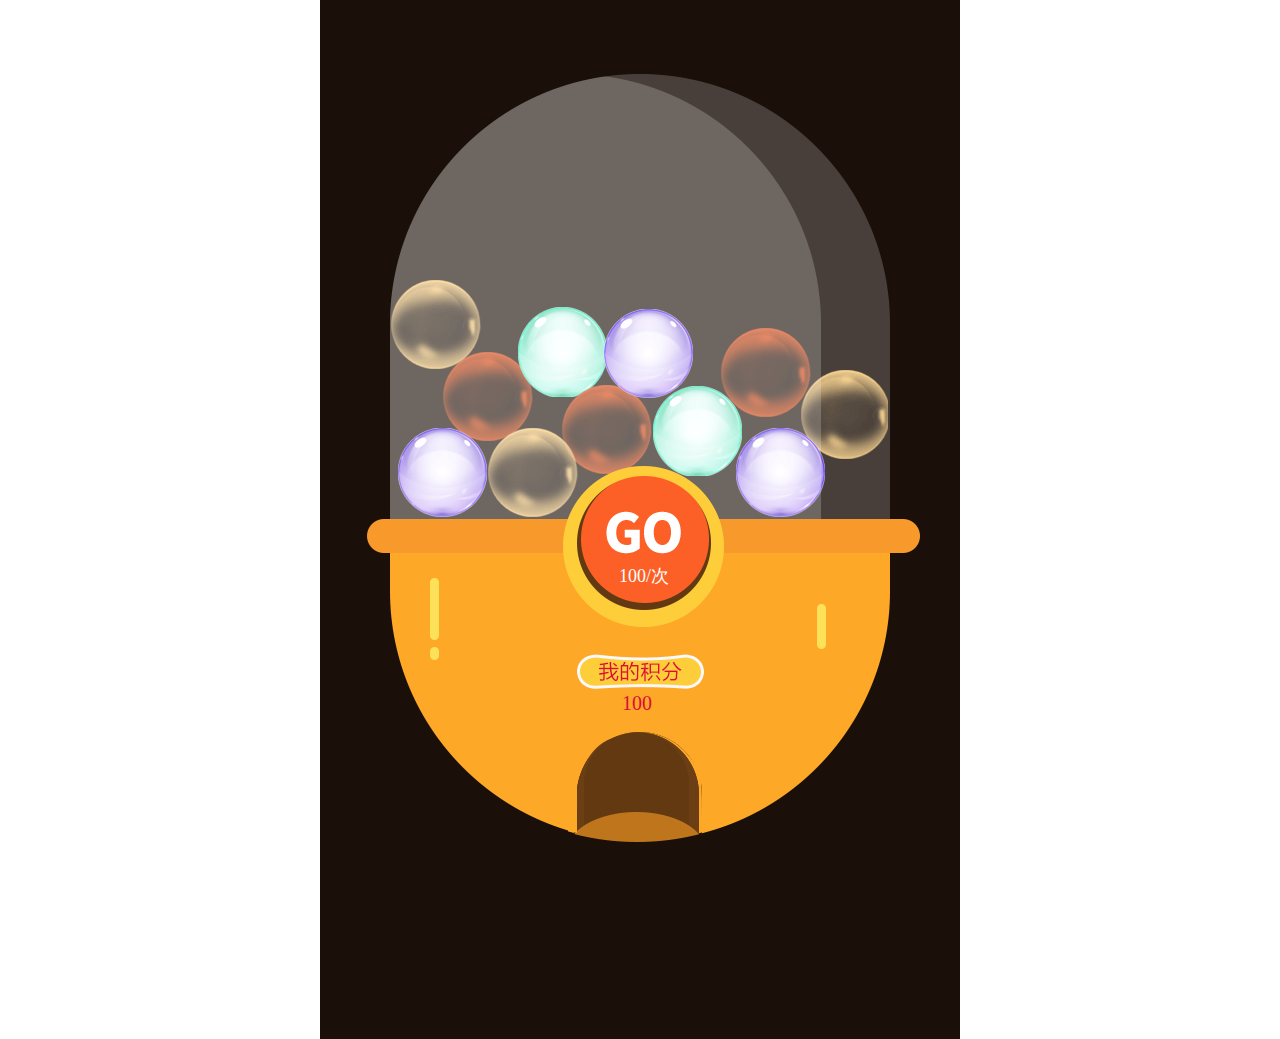
<file: Test 2/index.html>
﻿<!doctype html>
<html>
<head>
<meta charset="utf-8">
<meta name="apple-touch-fullscreen" content="YES" />
<meta name="format-detection" content="telephone=no" />
<meta name="apple-mobile-web-app-capable" content="yes" />
<meta name="apple-mobile-web-app-status-bar-style" content="black" />
<meta http-equiv="Expires" content="-1" />
<meta http-equiv="pragram" content="no-cache" />

<link href="css/style.css" type="text/css" rel="stylesheet"/>

<title>扭蛋机</title>
<!--移动端版本兼容 -->
<script type="text/javascript">
    var phoneWidth =  parseInt(window.screen.width);
    var phoneScale = phoneWidth/640;
    var ua = navigator.userAgent;
    if (/Android (\d+\.\d+)/.test(ua)){
        var version = parseFloat(RegExp.$1);
        // andriod 2.3
        if(version>2.3){
            document.write('<meta name="viewport" content="width=640, minimum-scale = '+phoneScale+', maximum-scale = '+phoneScale+', target-densitydpi=device-dpi">');
        // andriod 2.3以上
        }else{
            document.write('<meta name="viewport" content="width=640, target-densitydpi=device-dpi">');
        }
        // 其他系统
    } else {
        document.write('<meta name="viewport" content="width=640, user-scalable=no, target-densitydpi=device-dpi">');
    }
    //微信去掉下方刷新栏
    if(RegExp("MicroMessenger").test(navigator.userAgent)){
        document.addEventListener('WeixinJSBridgeReady', function onBridgeReady() {
            WeixinJSBridge.call('hideToolbar');
        });
    }
</script>

    <script src="js/jquery1.8.3.min.js"></script>

</head>
<body>

<div class="niu_danji">
	<!--机器-->
	<div class="game_qu">
    	<!--go-->
        <div class="game_go">100/次</div>
         <div class="wdjifen">10000</div>
    </div>
    
    <!--球-->
    <div class="dan_gund">
        <span  class="qiu_1 diaol_1"></span>
        <span  class="qiu_2 diaol_2"> </span>
        <span  class="qiu_3 diaol_3"></span>
        
        <span  class="qiu_4 diaol_4"></span>
        <span  class="qiu_5 diaol_5"></span>
        <span  class="qiu_6 diaol_6"></span>>
        
        <span  class="qiu_7 diaol_7"></span>
        <span  class="qiu_8 diaol_8"></span>
        
        
        <span  class="qiu_9 diaol_9"></span>
        <span  class="qiu_10 diaol_10"></span> 
        <span  class="qiu_11 diaol_11"></span>   
               
    </div>

     <!--中奖掉落-->
   <div class="medon"><img src="images/mendong.png"/></div>
   <div class="zjdl ">
   		<span></span>
   </div>
    
   </div>




<!--中奖 获得一等奖-->
<div class="zonj_zezc none" id="jianpin_one">
	<div class="jpzs aiqiyi tc_anima">
    	<em><img src="images/close.png"/></em>
        <h2>
        	<b>Congrats！<br>You got X！</b>
        </h2>
    </div></div>

<!--中奖获得二等奖-->
<div class="zonj_zezc none"  id="jianpin_two">
	<div class="jpzs aiqiyi tc_anima">
    	<em><img src="images/close.png"/></em>
        <h2>
        	<b>Congrats！<br>You got Y！</b>
        </h2>
    </div>
</div>

<!--中奖 获得三等奖-->
<div class="zonj_zezc none"  id="jianpin_three">
	<div class="jpzs aiqiyi tc_anima">
    	<em><img src="images/close.png"/></em>
        <h2>
        	<b>Congrats！<br>You got Z！</b>
        </h2>
    </div>
</div>


<!--没有中奖-->
<div class="zonj_zezc none" id="jianpin_kong">
	<div class="jpzs aiqiyi tc_anima">
    	<em><img src="images/close.png"/></em>
        <h2>
        	<b>Congrats！<br>You got A！</b>？
        </h2>
    </div>
</div>


<!--积分不足-->
<div class="zonj_zezc none" id="no_jifeng">
	<div class="jpzs aiqiyi tc_anima">
    	<em><img src="images/close.png"/></em>
        <h2>
        	Sorry, you have run out of tickets!
        </h2>
    </div>
</div>
<script>
	
$(document).ready(function(e) {
	//一等奖 关闭
	$("#jianpin_one em img").click(function(){
		$("#jianpin_one").hide();
		}
	);		
	//二等奖 关闭
	$("#jianpin_two em img").click(function(){
		$("#jianpin_two").hide();
		}
	);		
	//三等奖 关闭
	$("#jianpin_three em img").click(function(){
		$("#jianpin_three").hide();
		}
	);			
	//没有中奖 关闭
	$("#jianpin_kong em img").click(function(){
		$("#jianpin_kong").hide();
		}
	);			
	//积分不足 关闭
	$("#no_jifeng em img").click(function(){
		$("#no_jifeng").hide();
		}
	);		
		
var score=100;
$(".wdjifen").html(score);


$(".game_go").click(function(){
	score-=100;
		if(score<0){
			for(i=1;i<=11;i++){
				$(".qiu_"+i).removeClass("wieyi_"+i);
			}
			$("#no_jifeng").show();
			}else{
				draw()
				}
		});
	
	
function draw(){
	var number =Math.floor(4*Math.random()+1);  

	for(i=1;i<=11;i++){
			$(".qiu_"+i).removeClass("diaol_"+i);
			$(".qiu_"+i).addClass("wieyi_"+i);
		};
			
	setTimeout(function (){
		for(i=1;i<=11;i++){
		$(".qiu_"+i).removeClass("wieyi_"+i);
		}
	},1100);
	setTimeout(function(){
		switch(number){
			case 1:$(".zjdl").children("span").addClass("diaL_one");break;
			case 2:$(".zjdl").children("span").addClass("diaL_two");break;
			case 3:$(".zjdl").children("span").addClass("diaL_three");break;
			case 4:$(".zjdl").children("span").addClass("diaL_four");break;
		}
		$(".zjdl").removeClass("none").addClass("dila_Y");
				setTimeout(function (){
				switch(number){
					case 1:$("#jianpin_one").show();break;
					case 2:$("#jianpin_two").show();break;
					case 3:$("#jianpin_three").show();break;
					case 4:$("#jianpin_kong").show();break;
				}
			},900);
		},1100)
	
	//取消动画
	setTimeout(function (){
			$(".zjdl").addClass("none").removeClass("dila_Y");
			$(".wdjifen").html(score);
			$(".zjdl").children("span").removeAttr('class');
			
		},2500)
			
}	
});


</script>


</body>
</html>
</file>
<file: Test 2/css/style.css>
*{padding:0px;margin:0px;font-family:"微软雅黑";font-size:100%; font-style:normal}
dd,dl,dt,em,i,p,textarea,a,div{padding:0px;margin:0px;}
a{text-decoration:none;}
img{border:0px;}
ul,li{padding:0px;margin:0px;list-style:none;}
.fl{ float:left}
.fr{ float:right}
body{margin:0px; padding:0px; color:#ffc476; background:#fff; color:#000000}
a{
-webkit-tap-highlight-color: rgba(0,0,0,0);
-webkit-tap-highlight-color: transparent;
}
.none{ display:none}


/*扭蛋机*/
.niu_danji{ width:640px; height:1039px; background:#1b1009; margin:0px auto; overflow:hidden; position:relative}

.niu_danji .game_qu{ background:url(../images/game_ndj.png) no-repeat; width:553px; height:767px;  left:47px; top:74px; position:absolute; z-index:3}
.niu_danji .game_go{ width:134px; height:50px; position:absolute; left:210px; bottom:225px;background:url(../images/an_go.png) no-repeat; font-size:18px; color:#fff; line-height:20px; text-align:center; padding-top:90px; }

.niu_danji .wdjifen{ font-size:20px; color:#e00b37;width:128px; height:35px;  line-height:35px;position:absolute; left:206px;  bottom:120px; text-align:center}


.niu_danji .an_jfgr{ width:100%; text-align:center; padding-top:23px; position:absolute; left:0px; bottom:60px;}
.niu_danji .an_jfgr img{ margin:0px 7px;}



.niu_danji .dan_gund{ width:500px; height:447px; position:absolute; left:68px; top:80px;  z-index:1;
-webkit-border-radius:240px 240px 0px 0px;
    -moz-border-radius:240px 240px 0px 0px;
    border-radius:240px 240px 0px 0px; overflow:hidden}

.niu_danji .dan_gund span{ width:115px; height:115px;}


/*中奖*/
.zonj_zezc{ width:640px; min-height:1039px; position:absolute; left:50%; top:0px; z-index:4;background:rgba(0,0,0,0.85); margin-left:-320px;}
.zonj_zezc .jpzs{ width:450px; height:286px;   position:relative；-webkit-border-radius:10px;
    -moz-border-radius:10px;
    border-radius:10px; background:#fff; margin:300px auto 0px auto; position:relative}
.zonj_zezc .jpzs em{ height:95px; position:absolute; right:0px; top:-50px;}


.zonj_zezc .jpzs h2{ font-size:36px; color:#ff1a4b; text-align:center; line-height40px; display:flex; justify-content:center; align-items:center; height:286px; }


.qiu_1{ position:absolute; left:55px; top:272px;}
.qiu_1:after{content:""; position:absolute; left:0; top:0; width:115px; height:115px; display:block;background:url(../images/canpin_4.png) no-repeat;animation:zhuan 1s linear forwards;-webkit-animation:zhuan 1s linear forwards ;}
.qiu_2{ position:absolute; left:3px; top:200px}
.qiu_2:after{content:""; position:absolute; left:0; top:0; width:115px; height:115px; display:block;background:url(../images/canpin_3.png) no-repeat;animation:zhuan 1s linear forwards ;-webkit-animation:zhuan 1s linear forwards ;}
.qiu_3{ position:absolute; left:10px; top:348px;}
.qiu_3:after{content:""; position:absolute; left:0; top:0; width:115px; height:115px; display:block;background:url(../images/canpin_1.png) no-repeat;animation:zhuan 1s linear forwards ;-webkit-animation:zhuan 1s linear forwards ;}

.qiu_4{ position:absolute; left:130px; top:227px;}
.qiu_4:after{content:""; position:absolute; left:0; top:0; width:115px; height:115px; display:block;background:url(../images/canpin_2.png) no-repeat;animation:zhuan 1s linear forwards ;-webkit-animation:zhuan 1s linear forwards ;}
.qiu_5{ position:absolute; left:174px; top:305px; }
.qiu_5:after{content:""; position:absolute; left:0; top:0; width:115px; height:115px; display:block;background:url(../images/canpin_4.png) no-repeat;animation:zhuan 1s linear forwards ;-webkit-animation:zhuan 1s linear forwards ;}
.qiu_6{ position:absolute; left:100px; top:348px;}
.qiu_6:after{content:""; position:absolute; left:0; top:0; width:115px; height:115px; display:block;background:url(../images/canpin_3.png) no-repeat;animation:zhuan 1s linear forwards ;-webkit-animation:zhuan 1s linear forwards ;}

.qiu_7{ position:absolute; left:216px; top:229px;}
.qiu_7:after{content:""; position:absolute; left:0; top:0; width:115px; height:115px; display:block;background:url(../images/canpin_1.png) no-repeat;animation:zhuan 1s linear forwards ;-webkit-animation:zhuan 1s linear forwards ;}
.qiu_8{ position:absolute; left:265px; top:306px;}
.qiu_8:after{content:""; position:absolute; left:0; top:0; width:115px; height:115px; display:block;background:url(../images/canpin_2.png) no-repeat;animation:zhuan 1s linear forwards ;-webkit-animation:zhuan 1s linear forwards ;}

.qiu_9{ position:absolute; left:413px; top:290px;}
.qiu_9:after{content:""; position:absolute; left:0; top:0; width:115px; height:115px; display:block;background:url(../images/canpin_3.png) no-repeat;animation:zhuan 1s linear forwards ;-webkit-animation:zhuan 1s linear forwards ;}
.qiu_10{ position:absolute; left:348px; top:348px;}
.qiu_10:after{content:""; position:absolute; left:0; top:0; width:115px; height:115px; display:block;background:url(../images/canpin_1.png) no-repeat;animation:zhuan 1s linear forwards ;-webkit-animation:zhuan 1s linear forwards ;}
.qiu_11{ position:absolute; left:333px; top:248px;}
.qiu_11:after{content:""; position:absolute; left:0; top:0; width:115px; height:115px; display:block;background:url(../images/canpin_4.png) no-repeat;animation:zhuan 1s linear forwards ;-webkit-animation:zhuan 1s linear forwards ;}


/*掉落动画*/
.diaol_1{animation:dialuodn 1s linear 0.9s backwards;-webkit-animation:dialuodn 1s linear 0.9s backwards}
.diaol_1:after{animation-delay:0.8s;-webkit-animation-delay:0.8s}
.diaol_2{animation:dialuodn 1s linear 0.6s backwards;-webkit-animation:dialuodn 1s linear 0.6s backwards}
.diaol_2:after{animation-delay:0.5s;-webkit-animation-delay:0.5s}
.diaol_3{animation:dialuodn 1s linear  backwards;-webkit-animation:dialuodn 1s linear  backwards}

.diaol_4{animation:dialuodn 1s linear 1.1s backwards;-webkit-animation:dialuodn 1s linear 1.1s backwards}
.diaol_4:after{animation-delay:1s;-webkit-animation-delay:1s}
.diaol_5{animation:dialuodn 1s linear 0.8s backwards;-webkit-animation:dialuodn 1s linear 0.8s backwards}
.diaol_5:after{animation-delay:0.7s;-webkit-animation-delay:0.7s}
.diaol_6{animation:dialuodn 1s linear 0.4s backwards;-webkit-animation:dialuodn 1s linear 0.4s backwards;}
.diaol_6:after{animation-delay:0.3s;-webkit-animation-delay:0.3s}

.diaol_7{animation:dialuodn 1s linear 0.9s backwards;-webkit-animation:dialuodn 1s linear 0.9s backwards}
.diaol_7:after{animation-delay:0.8s;-webkit-animation-delay:0.8s}
.diaol_8{animation:dialuodn 1s linear 0.6s backwards;-webkit-animation:dialuodn 1s linear 0.6s backwards;}
.diaol_8:after{animation-delay:0.5s;-webkit-animation-delay:0.5s;}

.diaol_9{animation:dialuodn 1s linear 1.1s backwards;-webkit-animation:dialuodn 1s linear 1.1s backwards;}
.diaol_9:after{animation-delay:1s;-webkit-animation-delay:1s;}
.diaol_10{animation:dialuodn 1s linear 0.2s backwards;-webkit-animation:dialuodn 1s linear 0.2s backwards;}

.diaol_11{animation:dialuodn 1s linear 1.4s backwards;-webkit-animation:dialuodn 1s linear 1.4s backwards;}
.diaol_11:after{animation-delay:1.3s;-webkit-animation-delay:1.3s;}


.niu_danji .zjdl{ width:110px; height:90px; padding:32px 0px 0px 20px; position:absolute; left:253px;top:715px; z-index:2;}
.niu_danji .medon{ width:136px; height:138px; position:absolute; left:248px;top:721px; z-index:1; }


.niu_danji .dila_Y{width:110px; height:90px; animation:cujpin 0.7s ease-out  forwards;-webkit-animation:cujpin 0.7s ease-out  forwards; }
.niu_danji .diaL_one{width:85px; height:85px; position:relative; }
.niu_danji .diaL_one:after{content:""; position:absolute; left:0; top:0; width:85px; height:85px; display:block;background:url(../images/zj_1.png) no-repeat;animation:fanda 0.7s ease-out  forwards;-webkit-animation:fanda 0.7s ease-out  forwards;}

.niu_danji .diaL_two{width:85px; height:85px; position:relative; }
.niu_danji .diaL_two:after{content:""; position:absolute; left:0; top:0; width:85px; height:85px; display:block;background:url(../images/zj_2.png) no-repeat;animation:fanda 0.7s ease-out  forwards;-webkit-animation:fanda 0.7s ease-out  forwards;}

.niu_danji .diaL_three{width:85px; height:85px; position:relative; }
.niu_danji .diaL_three:after{content:""; position:absolute; left:0; top:0; width:85px; height:85px; display:block;background:url(../images/zj_3.png) no-repeat;animation:fanda 0.7s ease-out  forwards;-webkit-animation:fanda 0.7s ease-out  forwards;}

.niu_danji .diaL_four{width:85px; height:85px; position:relative; }
.niu_danji .diaL_four:after{content:""; position:absolute; left:0; top:0; width:85px; height:85px; display:block;background:url(../images/zj_4.png) no-repeat;animation:fanda 0.7s ease-out  forwards;-webkit-animation:fanda 0.7s ease-out  forwards;}




@-webkit-keyframes cujpin{
0%{ -webkit-transform:translateY(-100px);}
100% {  
-webkit-transform:translateY(0); 
}
}
@keyframes cujpin{
0%{ transform:translateY(-100px);}
100% {  
transform:translateY(0); 
}
}

@keyframes fanda{
0%{ transform:scale(0.7);}
100% {  
transform:scale(1);
}
}
@-webkit-keyframes fanda{
0%{ -webkit-transform:scale(0.7);}
100% {  
-webkit-transform:scale(1);
}
}
.tc_anima{ animation:title1 0.3s linear; -webkit-animation:title1 0.3s linear;}
@keyframes title1{
	from{ opacity:0; transform:scale(0,0);}
	to{ opacity:1; transform:scale(1,1);}	
}
@-webkit-keyframes title1{
 from{ opacity:0; -webkit-transform:scale(0,0)}
 to{opacity:1; -webkit-transform:scale(1,1)}
}





.wieyi_1{animation:around1 1.5s linear  infinite;-webkit-animation:around1 1.5s linear  infinite}

.wieyi_2{animation:around2 1.5s linear  infinite;-webkit-animation:around2 1.5s linear  infinite;}


.wieyi_3{animation:around3 1.5s linear  infinite;-webkit-animation:around3 1.5s linear  infinite;}

.wieyi_4{animation:around4 1.5s linear  infinite;-webkit-animation:around4 1.5s linear  infinite;}
.wieyi_5{animation:around5 1.5s linear  infinite;-webkit-animation:around5 1.5s linear  infinite;}

.wieyi_6{animation:around6 1.5s linear infinite;-webkit-animation:around6 1.5s linear infinite;}

.wieyi_7{animation:around7 1.5s linear  infinite;-webkit-animation:around7 1.5s linear  infinite;}
.wieyi_8{animation:around8 1.5s linear  infinite;-webkit-animation:around8 1.5s linear  infinite;}

.wieyi_9{animation:around9 1.5s linear infinite;-webkit-animation:around9 1.5s linear infinite;}
.wieyi_10{animation:around10 1.5s linear  infinite;-webkit-animation:around10 1.5s linear  infinite;}
.wieyi_11{animation:around11 1.5s linear  infinite;-webkit-animation:around11 1.5s linear  infinite;}



.zuadon_dh{animation:around 2s linear backwards ;-webkit-animation:around 2s linear backwards ;}



@keyframes dialuodn {  
0% {          
 transform:translateY(-200%); opacity:0       
}
 5% {       
transform:translateY(-200%);     
}
15% {  
 transform:translateY(0);  
}  
30% {  
transform:translateY(-100%);  
}  
40% {      

transform:translateY(0%);    
}
50% {  
transform:translateY(-60%);  
}  
70% {  
transform:translateY(0%);  
}  
80% {  
transform:translateY(-30%);  
}  
90% {  
transform:translateY(0%);  
}  
95% {  
transform:translateY(-14%);  
}  
97% {  
transform:translateY(0%);  
}  
99% {  
transform:translateY(-6%);  
}  
100% {  
transform:translateY(0);  
opacity: 1;  
}  

} 


@-webkit-keyframes dialuodn {  
0% {          
 -webkit-transform:translateY(-200%); opacity:0       
}
 5% {       
-webkit-transform:translateY(-200%);     
}
15% {  
 -webkit-transform:translateY(0);  
}  
30% {  
-webkit-transform:translateY(-100%);  
}  
40% {      

-webkit-transform:translateY(0%);    
}
50% {  
-webkit-transform:translateY(-60%);  
}  
70% {  
-webkit-transform:translateY(0%);  
}  
80% {  
-webkit-transform:translateY(-30%);  
}  
90% {  
-webkit-transform:translateY(0%);  
}  
95% {  
-webkit-transform:translateY(-14%);  
}  
97% {  
-webkit-transform:translateY(0%);  
}  
99% {  
-webkit-transform:translateY(-6%);  
}  
100% {  
-webkit-transform:translateY(0);  
opacity: 1;  
}  

} 


@-webkit-keyframes zhuan{
	0%{ -webkit-transform: rotate(0) }
	100%{-webkit-transform: rotate(360deg) }
}

@keyframes zhuan{
	0%{ transform: rotate(0) }
	100%{transform: rotate(360deg) }
}





@-webkit-keyframes around1 {  
0%{ -webkit-transform:translate(0px,0px)  }
20%{-webkit-transform:translate(300px,230px) }
40%{-webkit-transform:translate(200px,-100px) }
60%{-webkit-transform:translate(50px,230px) }
80%{-webkit-transform:translate(300px,-50px) }
100%{-webkit-transform:translate(200px,240px) }
}
@keyframes around1 {  
0%{ transform:translate(0px,0px)  }
20%{transform:translate(300px,230px) }
40%{transform:translate(200px,-100px) }
60%{transform:translate(50px,230px) }
80%{transform:translate(300px,-50px) }
100%{transform:translate(200px,240px) }
}

@-webkit-keyframes around2 {  
0%{ -webkit-transform:translate(0px,0px)  }
10%{-webkit-transform:translate(300px,-120px) }
30%{-webkit-transform:translate(250px,130px) }
50%{-webkit-transform:translate(-50px,-120px) }
80%{-webkit-transform:translate(0px,140px) }
100%{-webkit-transform:translate(300px,-180px) }
}
@keyframes around2 {  
0%{ transform:translate(0px,0px)  }
10%{transform:translate(300px,-120px) }
30%{transform:translate(250px,130px) }
50%{transform:translate(-50px,-120px) }
80%{transform:translate(0px,140px) }
100%{transform:translate(300px,-180px) }
}


@-webkit-keyframes around3 {  
0%{ -webkit-transform:translate(0px,0px)  }
25%{-webkit-transform:translate(70px,-290px) }
50%{-webkit-transform:translate(320px,0px) }
80%{-webkit-transform:translate(-20px,-290px) }
100%{-webkit-transform:translate(290px,0px) }
}

@keyframes around3 {  
0%{ transform:translate(0px,0px)  }
25%{transform:translate(70px,-290px) }
50%{transform:translate(320px,0px) }
80%{transform:translate(-20px,-290px) }
100%{transform:translate(290px,0px) }

}

@-webkit-keyframes around4 {  
0%{ -webkit-transform:translate(0px,0px)  }
12%{-webkit-transform:translate(50px,250px) }
30%{-webkit-transform:translate(-150px,-30px) }
60%{-webkit-transform:translate(-140px,260px) }
80%{-webkit-transform:translate(-10px,-30px) }
100%{-webkit-transform:translate(-20px,260px) }

}
@keyframes around4 {  
0%{ transform:translate(0px,0px)  }
12%{transform:translate(50px,250px) }
30%{transform:translate(-150px,-30px) }
60%{transform:translate(-140px,260px) }
80%{transform:translate(-10px,-30px) }
100%{transform:translate(-20px,260px) }

}


@-webkit-keyframes around5 {  
0%{ -webkit-transform:translate(0px,0px)  }
22%{-webkit-transform:translate(-50px,-170px) }
46%{-webkit-transform:translate(150px,145px) }
80%{-webkit-transform:translate(200px,-115px) }
100%{-webkit-transform:translate(-100px,145px) }
}

@keyframes around5 {  
0%{ transform:translate(0px,0px)  }
22%{transform:translate(-50px,-170px) }
46%{transform:translate(150px,145px) }
80%{transform:translate(200px,-115px) }
100%{transform:translate(-100px,145px) }
}





@-webkit-keyframes around6 {  
0%{ -webkit-transform:translate(0px,0px)  }
15%{ -webkit-transform:translate(260px,40px)  }
30%{ -webkit-transform:translate(-80px,-260px)  }
45%{ -webkit-transform:translate(-40px,40px)  }
60%{ -webkit-transform:translate(100px,-290px)  }
75%{ -webkit-transform:translate(-80px,-280px)  }
100%{ -webkit-transform:translate(10px,40px)  }
}

@keyframes around6 {  
0%{ transform:translate(0px,0px)  }
15%{ transform:translate(260px,40px)  }
30%{ transform:translate(-80px,-260px)  }
45%{ transform:translate(-40px,40px)  }
60%{ transform:translate(100px,-290px)  }
75%{ transform:translate(-80px,-280px)  }
100%{ transform:translate(10px,40px)  }

}

@-webkit-keyframes around7 {  
0%{ -webkit-transform:translate(0px,0px)  }
20%{ -webkit-transform:translate(-60px,-170px)  }
40%{ -webkit-transform:translate(90px,160px)  }
60%{ -webkit-transform:translate(-220px,-140px)  }
80%{ -webkit-transform:translate(160px,-60px)  }
100%{ -webkit-transform:translate(-100px,-100px)  }

}

@keyframes around7 {  
0%{ transform:translate(0px,0px)  }
20%{ transform:translate(-60px,-170px)  }
40%{ transform:translate(90px,160px)  }
60%{ transform:translate(-220px,-140px)  }
80%{ transform:translate(160px,-60px)  }
100%{ transform:translate(-100px,-100px)  }

}

@-webkit-keyframes around8 {  
0%{ -webkit-transform:translate(0px,0px)  }
20%{ -webkit-transform:translate(140px,-120px)  }
40%{ -webkit-transform:translate(-140px,40px)  }
60%{ -webkit-transform:translate(-180px,-240px)  }
80%{ -webkit-transform:translate(100px,50px)  }
100%{ -webkit-transform:translate(-180px,-220px)  }
}
@keyframes around8 {  
0%{ transform:translate(0px,0px)  }
20%{ transform:translate(140px,-120px)  }
40%{ transform:translate(-140px,40px)  }
60%{ transform:translate(-180px,-240px)  }
80%{ transform:translate(100px,50px)  }
100%{ transform:translate(-180px,-220px)  }
}

@-webkit-keyframes around9 {  
0%{ -webkit-transform:translate(0px,0px)  }
30%{ -webkit-transform:translate(-300px,-180px)  }
60%{ -webkit-transform:translate(-350px,120px)  }
80%{ -webkit-transform:translate(-100px,-200px)  }
100%{ -webkit-transform:translate(-200px,100px)  }
}

@keyframes around9 {  
0%{ transform:translate(0px,0px)  }
30%{ transform:translate(-300px,-180px)  }
60%{ transform:translate(-350px,120px)  }
80%{ transform:translate(-100px,-200px)  }
100%{ transform:translate(-200px,100px)  }
}

@-webkit-keyframes around10 {  
0%{ -webkit-transform:translate(0px,0px)  }
15%{ -webkit-transform:translate(-300px,-270px)  }
30%{ -webkit-transform:translate(20px,-220px)  }
50%{ -webkit-transform:translate(-350px,10px)  }
75%{ -webkit-transform:translate(0px,-150px)  }
100%{ -webkit-transform:translate(-300px,-300px)  }
}

@keyframes around10 {  
0%{ transform:translate(0px,0px)  }
15%{ transform:translate(-300px,-270px)  }
30%{ transform:translate(20px,-220px)  }
50%{ transform:translate(-350px,10px)  }
75%{ transform:translate(0px,-150px)  }
100%{ transform:translate(-300px,-300px)  }
}


@-webkit-keyframes around11 {  
0%{ -webkit-transform:translate(0px,0px)  }
32%{ -webkit-transform:translate(-270px,-70px)  }
60%{ -webkit-transform:translate(-320px,220px)  }
80%{ -webkit-transform:translate(10px,-10px)  }
100%{ -webkit-transform:translate(-260px,220px)  }

}

@keyframes around11 {  
0%{ transform:translate(0px,0px)  }
32%{ transform:translate(-270px,-70px)  }
60%{ transform:translate(-320px,220px)  }
80%{ transform:translate(10px,-10px)  }
100%{ transform:translate(-260px,220px)  }

}
</file>
